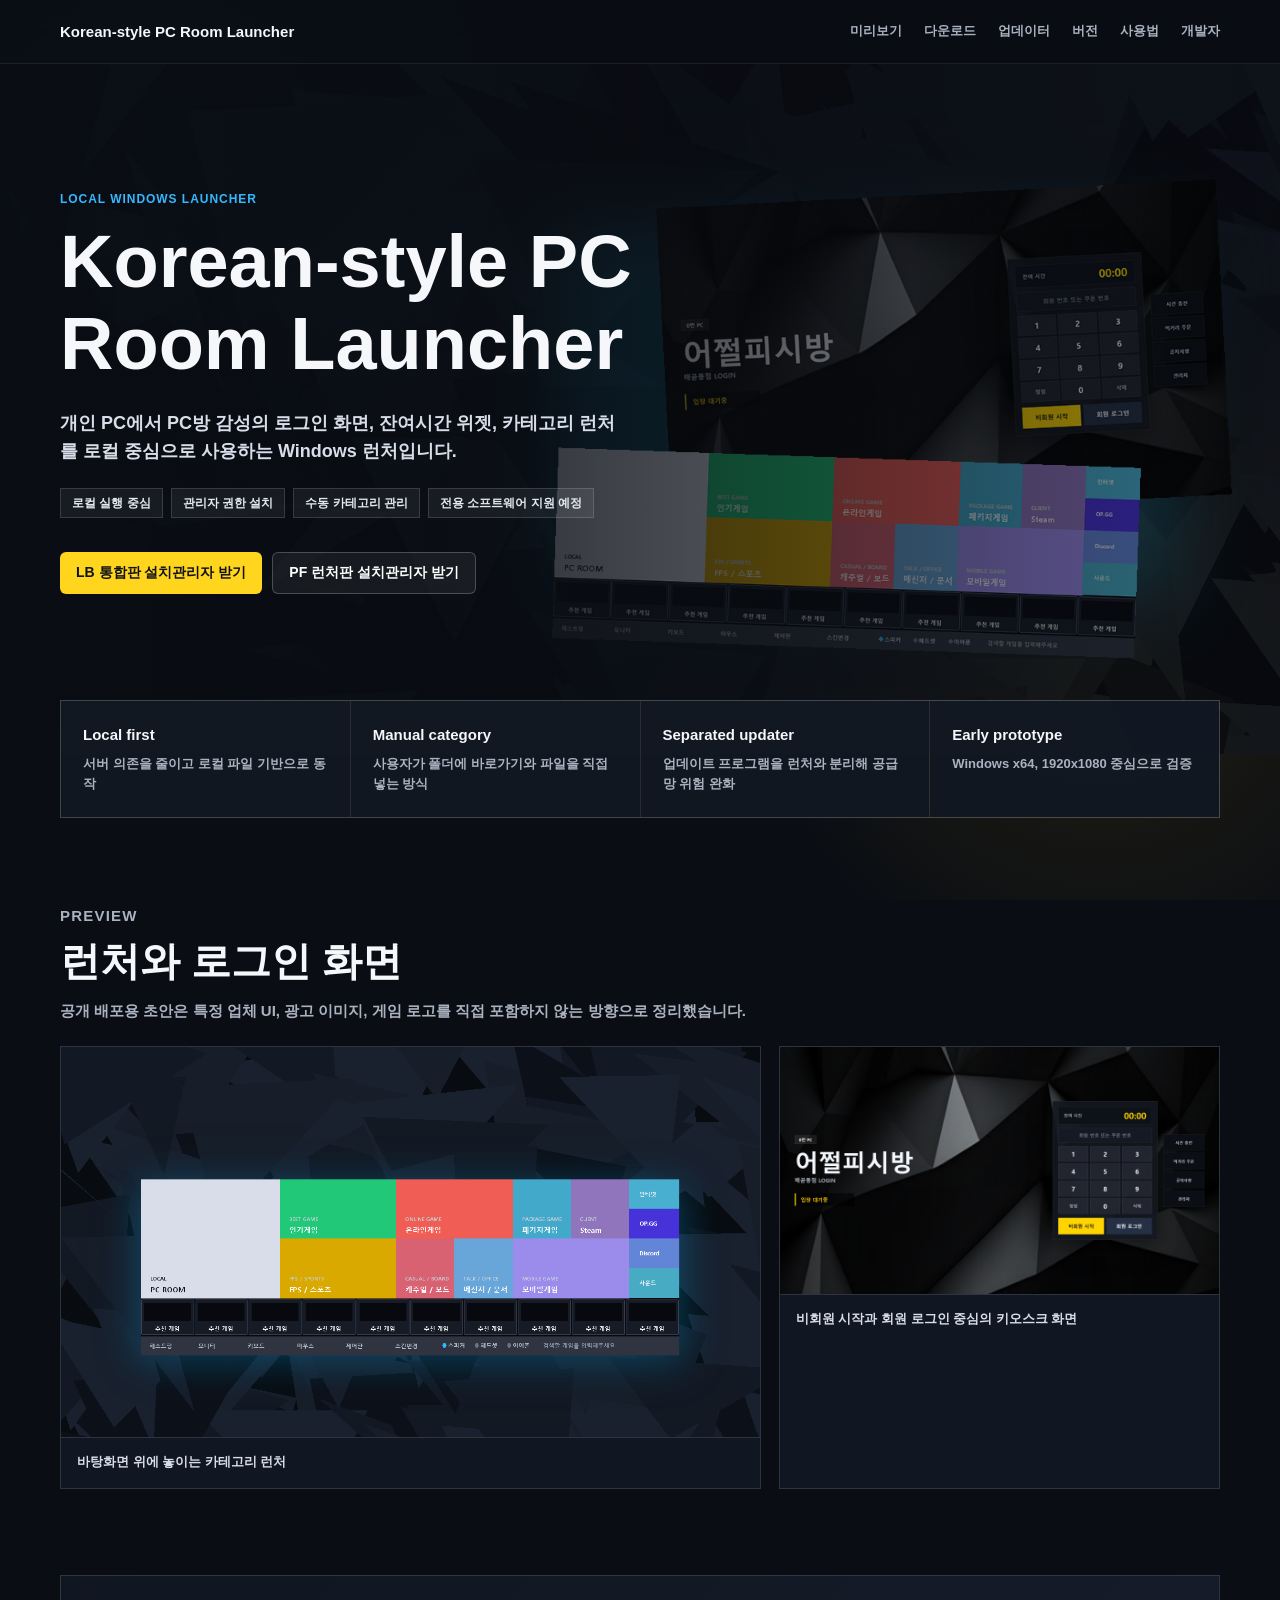
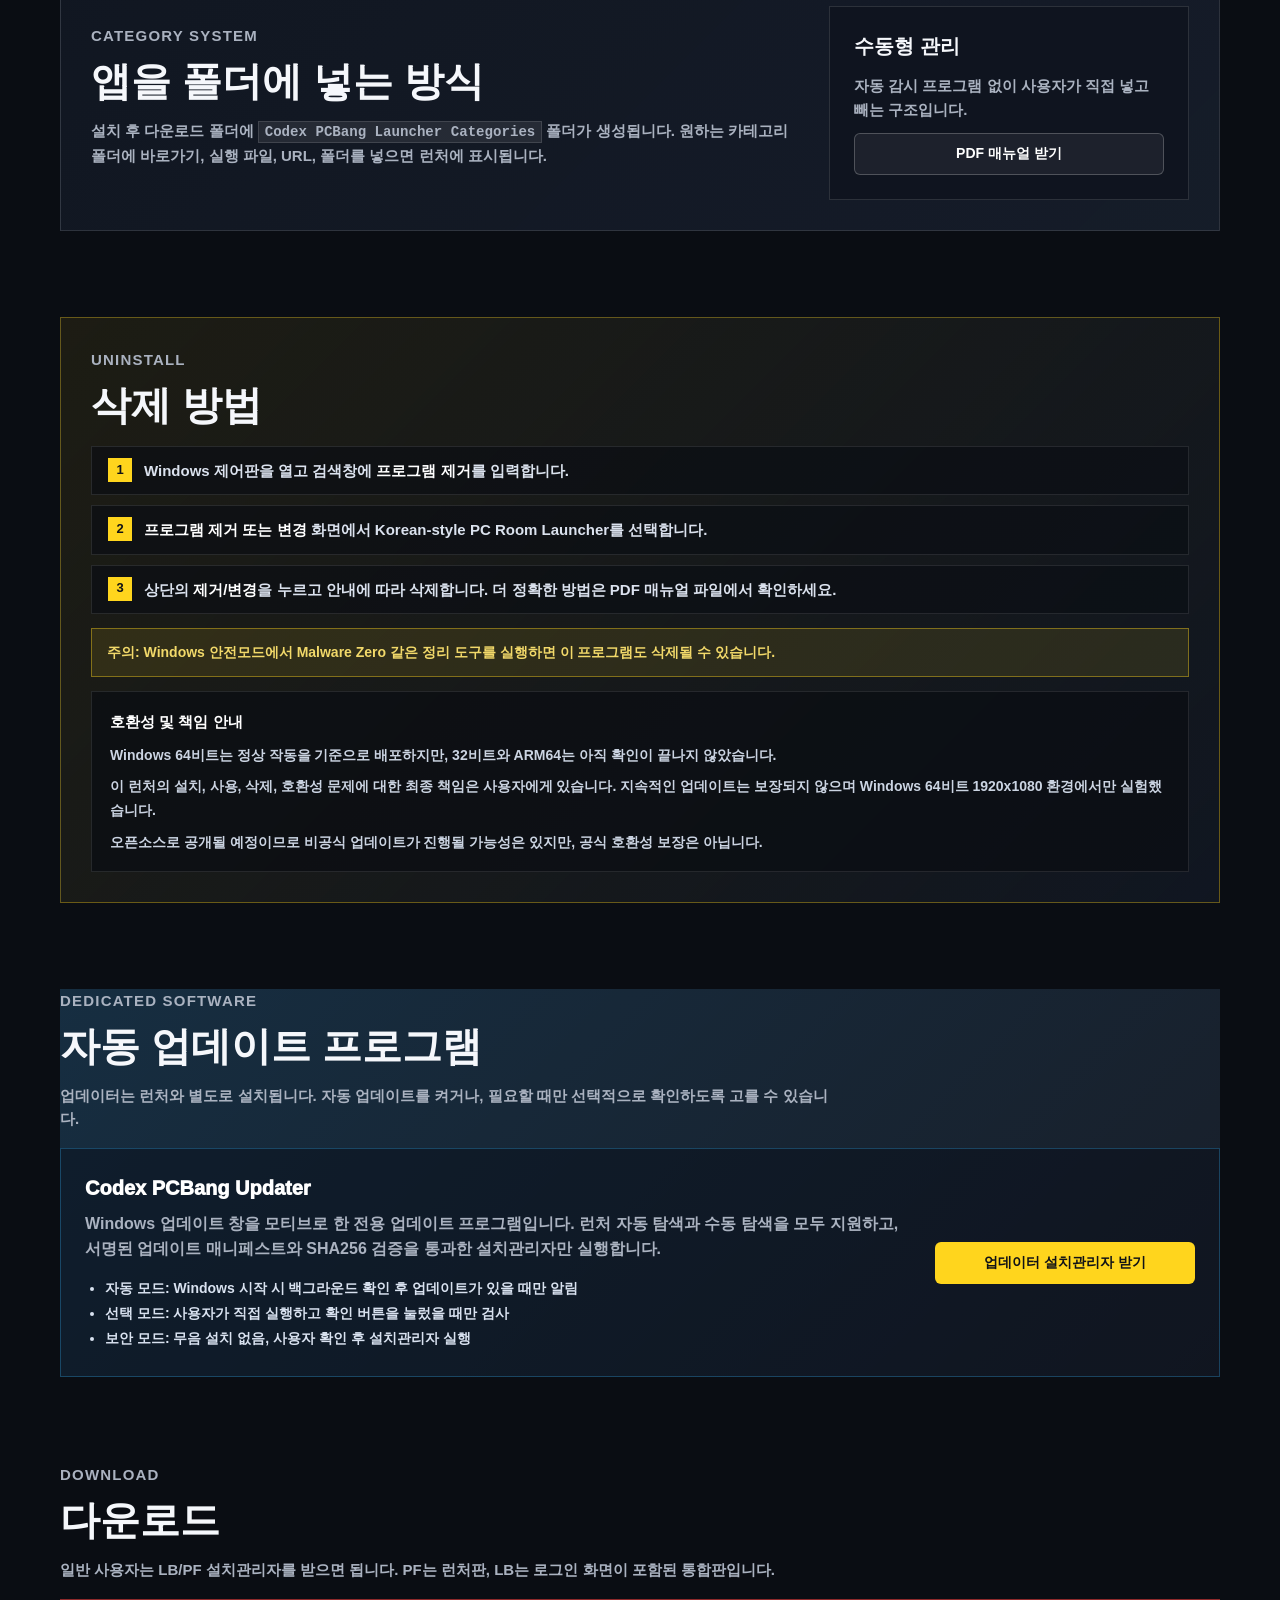
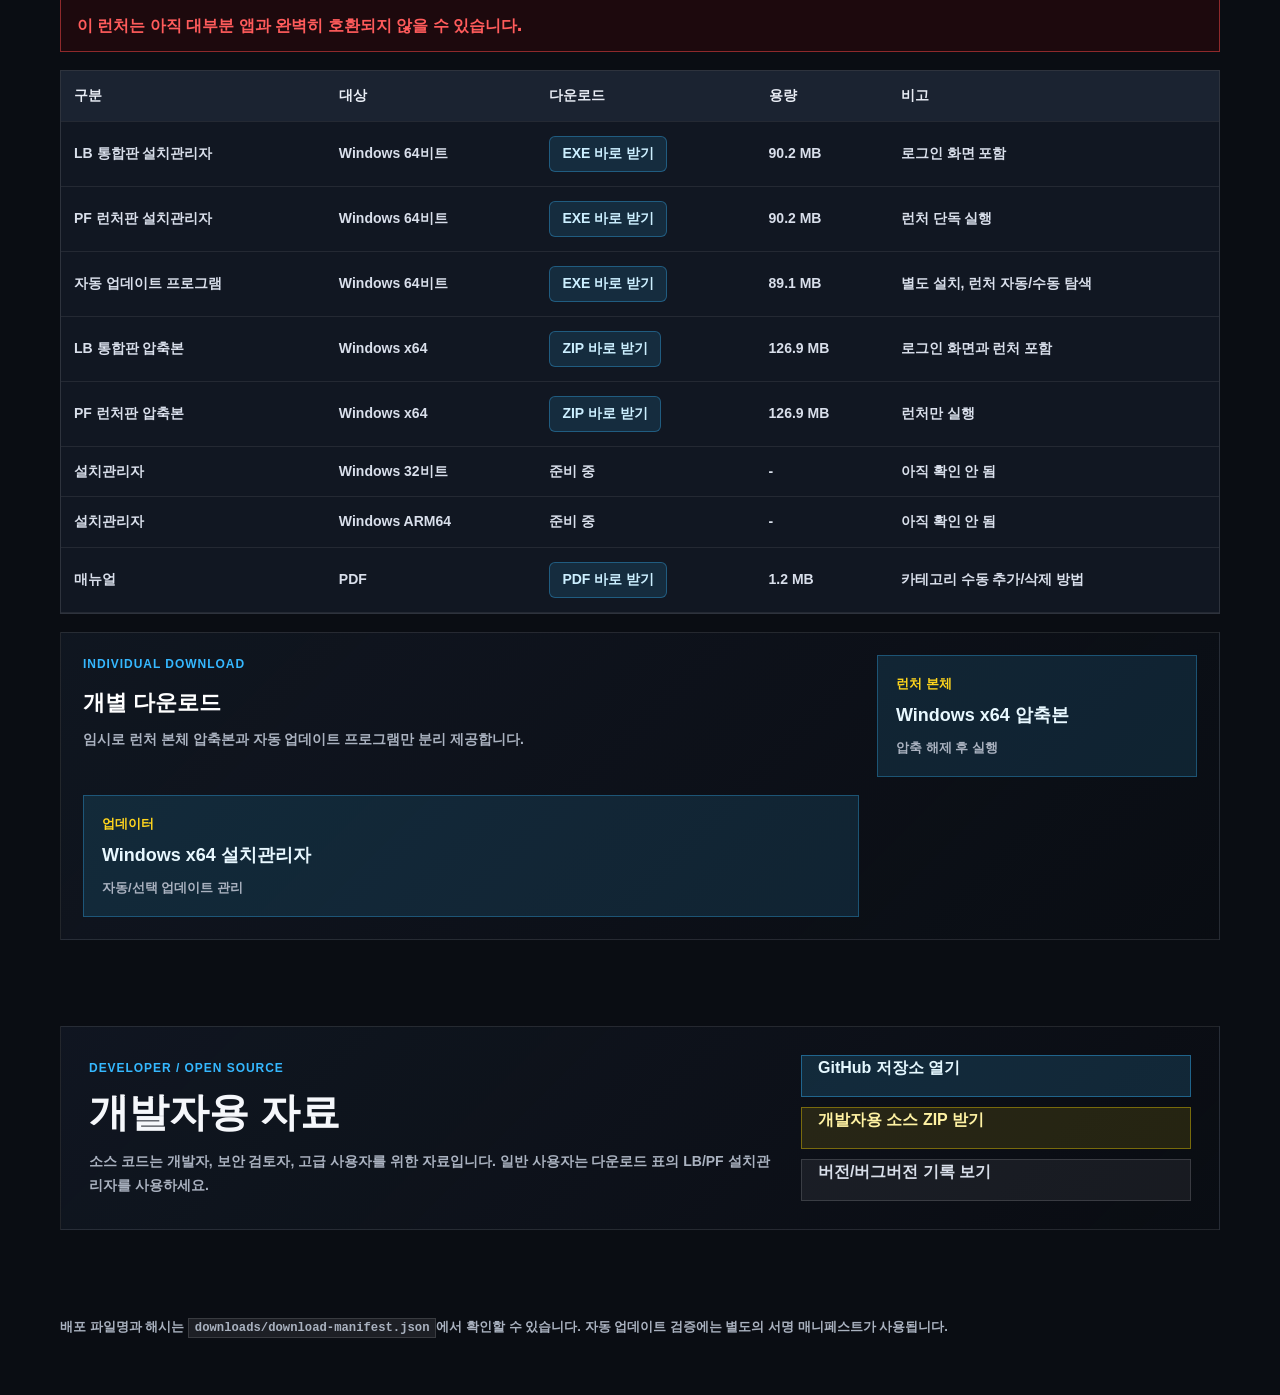
<file: index.html>
﻿<!doctype html>
<html lang="ko">
<head>
  <meta charset="utf-8">
  <meta name="viewport" content="width=device-width, initial-scale=1">
  <title>Korean-style PC Room Launcher</title>
  <meta name="description" content="개인용 로컬 PC방 스타일 Windows 런처 다운로드 페이지">
  <link rel="stylesheet" href="./site.css">
</head>
<body>
  <header class="site-header" aria-label="사이트 상단">
    <a class="brand" href="#top">Korean-style PC Room Launcher</a>
    <nav aria-label="페이지 이동">
      <a href="#preview">미리보기</a>
      <a href="#downloads">다운로드</a>
      <a href="#updater">업데이터</a>
      <a href="./versions.html">버전</a>
      <a href="#manual">사용법</a>
      <a href="#developer">개발자</a>
    </nav>
  </header>

  <main id="top">
    <section class="hero" aria-label="제품 소개">
      <div class="hero-copy">
        <p class="eyebrow">Local Windows Launcher</p>
        <h1>Korean-style PC Room Launcher</h1>
        <p class="lead">개인 PC에서 PC방 감성의 로그인 화면, 잔여시간 위젯, 카테고리 런처를 로컬 중심으로 사용하는 Windows 런처입니다.</p>
        <div class="hero-badges" aria-label="제품 상태">
          <span>로컬 실행 중심</span>
          <span>관리자 권한 설치</span>
          <span>수동 카테고리 관리</span>
          <span>전용 소프트웨어 지원 예정</span>
        </div>
        <div class="hero-actions">
          <a class="primary-action" download href="https://github.com/skqkwjsjsywhbd77282-arch/korean-style-pc-room-launcher/releases/download/v0.1.5/Codex-PCBang-Launcher-Setup-LB2026062715-v0.1.5-win-x64.exe">LB 통합판 설치관리자 받기</a>
          <a class="secondary-action" download href="https://github.com/skqkwjsjsywhbd77282-arch/korean-style-pc-room-launcher/releases/download/v0.1.5/Codex-PCBang-Launcher-Setup-PF2026062715-v0.1.5-win-x64.exe">PF 런처판 설치관리자 받기</a>
        </div>
      </div>
    </section>

    <section class="trust-strip" aria-label="요약 정보">
      <div>
        <strong>Local first</strong>
        <span>서버 의존을 줄이고 로컬 파일 기반으로 동작</span>
      </div>
      <div>
        <strong>Manual category</strong>
        <span>사용자가 폴더에 바로가기와 파일을 직접 넣는 방식</span>
      </div>
      <div>
        <strong>Separated updater</strong>
        <span>업데이트 프로그램을 런처와 분리해 공급망 위험 완화</span>
      </div>
      <div>
        <strong>Early prototype</strong>
        <span>Windows x64, 1920x1080 중심으로 검증</span>
      </div>
    </section>

    <section class="section" id="preview">
      <div class="section-head">
        <p class="eyebrow">Preview</p>
        <h2>런처와 로그인 화면</h2>
        <p>공개 배포용 초안은 특정 업체 UI, 광고 이미지, 게임 로고를 직접 포함하지 않는 방향으로 정리했습니다.</p>
      </div>
      <div class="preview-grid">
        <figure>
          <img src="./assets/launcher-preview.png" alt="PC방 스타일 런처 화면 미리보기">
          <figcaption>바탕화면 위에 놓이는 카테고리 런처</figcaption>
        </figure>
        <figure>
          <img src="./assets/login-preview.png" alt="PC방 스타일 로그인 화면 미리보기">
          <figcaption>비회원 시작과 회원 로그인 중심의 키오스크 화면</figcaption>
        </figure>
      </div>
    </section>

    <section class="section split" id="manual">
      <div>
        <p class="eyebrow">Category system</p>
        <h2>앱을 폴더에 넣는 방식</h2>
        <p>설치 후 다운로드 폴더에 <code>Codex PCBang Launcher Categories</code> 폴더가 생성됩니다. 원하는 카테고리 폴더에 바로가기, 실행 파일, URL, 폴더를 넣으면 런처에 표시됩니다.</p>
      </div>
      <div class="manual-panel">
        <strong>수동형 관리</strong>
        <p>자동 감시 프로그램 없이 사용자가 직접 넣고 빼는 구조입니다.</p>
        <a download href="./Launcher-Manual-KO.pdf">PDF 매뉴얼 받기</a>
      </div>
    </section>

    <section class="section uninstall-note" id="uninstall">
      <div class="section-head compact">
        <p class="eyebrow">Uninstall</p>
        <h2>삭제 방법</h2>
      </div>
      <ol>
        <li>Windows 제어판을 열고 검색창에 <strong>프로그램 제거</strong>를 입력합니다.</li>
        <li><strong>프로그램 제거 또는 변경</strong> 화면에서 Korean-style PC Room Launcher를 선택합니다.</li>
        <li>상단의 <strong>제거/변경</strong>을 누르고 안내에 따라 삭제합니다. 더 정확한 방법은 PDF 매뉴얼 파일에서 확인하세요.</li>
      </ol>
      <p class="uninstall-warning">주의: Windows 안전모드에서 Malware Zero 같은 정리 도구를 실행하면 이 프로그램도 삭제될 수 있습니다.</p>
      <div class="compatibility-note">
        <strong>호환성 및 책임 안내</strong>
        <p>Windows 64비트는 정상 작동을 기준으로 배포하지만, 32비트와 ARM64는 아직 확인이 끝나지 않았습니다.</p>
        <p>이 런처의 설치, 사용, 삭제, 호환성 문제에 대한 최종 책임은 사용자에게 있습니다. 지속적인 업데이트는 보장되지 않으며 Windows 64비트 1920x1080 환경에서만 실험했습니다.</p>
        <p>오픈소스로 공개될 예정이므로 비공식 업데이트가 진행될 가능성은 있지만, 공식 호환성 보장은 아닙니다.</p>
      </div>
    </section>

    <section class="section updater-section" id="updater">
      <div class="section-head compact">
        <p class="eyebrow">Dedicated software</p>
        <h2>자동 업데이트 프로그램</h2>
        <p>업데이터는 런처와 별도로 설치됩니다. 자동 업데이트를 켜거나, 필요할 때만 선택적으로 확인하도록 고를 수 있습니다.</p>
      </div>
      <div class="updater-card">
        <div>
          <strong>Codex PCBang Updater</strong>
          <p>Windows 업데이트 창을 모티브로 한 전용 업데이트 프로그램입니다. 런처 자동 탐색과 수동 탐색을 모두 지원하고, 서명된 업데이트 매니페스트와 SHA256 검증을 통과한 설치관리자만 실행합니다.</p>
          <ul>
            <li>자동 모드: Windows 시작 시 백그라운드 확인 후 업데이트가 있을 때만 알림</li>
            <li>선택 모드: 사용자가 직접 실행하고 확인 버튼을 눌렀을 때만 검사</li>
            <li>보안 모드: 무음 설치 없음, 사용자 확인 후 설치관리자 실행</li>
          </ul>
        </div>
        <a class="primary-action" download href="https://github.com/skqkwjsjsywhbd77282-arch/korean-style-pc-room-launcher/releases/download/v0.1.5/Codex-PCBang-Updater-Setup-UP2026062715-v0.1.5-win-x64.exe">업데이터 설치관리자 받기</a>
      </div>
    </section>

    <section class="section" id="downloads">
      <div class="section-head compact">
        <p class="eyebrow">Download</p>
        <h2>다운로드</h2>
        <p>일반 사용자는 LB/PF 설치관리자를 받으면 됩니다. PF는 런처판, LB는 로그인 화면이 포함된 통합판입니다.</p>
      </div>
      <p class="compatibility-alert">이 런처는 아직 대부분 앱과 완벽히 호환되지 않을 수 있습니다.</p>
      <div class="table-wrap">
        <table>
          <thead>
            <tr>
              <th>구분</th>
              <th>대상</th>
              <th>다운로드</th>
              <th>용량</th>
              <th>비고</th>
            </tr>
          </thead>
          <tbody>
            <tr>
              <td>LB 통합판 설치관리자</td>
              <td>Windows 64비트</td>
              <td><a download href="https://github.com/skqkwjsjsywhbd77282-arch/korean-style-pc-room-launcher/releases/download/v0.1.5/Codex-PCBang-Launcher-Setup-LB2026062715-v0.1.5-win-x64.exe">EXE 바로 받기</a></td>
              <td>90.2 MB</td>
              <td>로그인 화면 포함</td>
            </tr>
            <tr>
              <td>PF 런처판 설치관리자</td>
              <td>Windows 64비트</td>
              <td><a download href="https://github.com/skqkwjsjsywhbd77282-arch/korean-style-pc-room-launcher/releases/download/v0.1.5/Codex-PCBang-Launcher-Setup-PF2026062715-v0.1.5-win-x64.exe">EXE 바로 받기</a></td>
              <td>90.2 MB</td>
              <td>런처 단독 실행</td>
            </tr>
            <tr>
              <td>자동 업데이트 프로그램</td>
              <td>Windows 64비트</td>
              <td><a download href="https://github.com/skqkwjsjsywhbd77282-arch/korean-style-pc-room-launcher/releases/download/v0.1.5/Codex-PCBang-Updater-Setup-UP2026062715-v0.1.5-win-x64.exe">EXE 바로 받기</a></td>
              <td>89.1 MB</td>
              <td>별도 설치, 런처 자동/수동 탐색</td>
            </tr>
            <tr>
              <td>LB 통합판 압축본</td>
              <td>Windows x64</td>
              <td><a download href="https://github.com/skqkwjsjsywhbd77282-arch/korean-style-pc-room-launcher/releases/download/v0.1.5/Codex-PCBang-Launcher-LB2026062715-v0.1.5-win-x64.zip">ZIP 바로 받기</a></td>
              <td>126.9 MB</td>
              <td>로그인 화면과 런처 포함</td>
            </tr>
            <tr>
              <td>PF 런처판 압축본</td>
              <td>Windows x64</td>
              <td><a download href="https://github.com/skqkwjsjsywhbd77282-arch/korean-style-pc-room-launcher/releases/download/v0.1.5/Codex-PCBang-Launcher-PF2026062715-v0.1.5-win-x64.zip">ZIP 바로 받기</a></td>
              <td>126.9 MB</td>
              <td>런처만 실행</td>
            </tr>
            <tr>
              <td>설치관리자</td>
              <td>Windows 32비트</td>
              <td>준비 중</td>
              <td>-</td>
              <td>아직 확인 안 됨</td>
            </tr>
            <tr>
              <td>설치관리자</td>
              <td>Windows ARM64</td>
              <td>준비 중</td>
              <td>-</td>
              <td>아직 확인 안 됨</td>
            </tr>
            <tr>
              <td>매뉴얼</td>
              <td>PDF</td>
              <td><a download="Launcher-Manual-KO.pdf" type="application/pdf" href="./Launcher-Manual-KO.pdf">PDF 바로 받기</a></td>
              <td>1.2 MB</td>
              <td>카테고리 수동 추가/삭제 방법</td>
            </tr>
          </tbody>
        </table>
      </div>
      <div class="individual-downloads">
        <div>
          <p class="eyebrow">Individual Download</p>
          <h3>개별 다운로드</h3>
          <p>임시로 런처 본체 압축본과 자동 업데이트 프로그램만 분리 제공합니다.</p>
        </div>
        <a class="download-card" download href="https://github.com/skqkwjsjsywhbd77282-arch/korean-style-pc-room-launcher/releases/download/v0.1.5/Codex-PCBang-Launcher-PF2026062715-v0.1.5-win-x64.zip">
          <span>런처 본체</span>
          <strong>Windows x64 압축본</strong>
          <em>압축 해제 후 실행</em>
        </a>
        <a class="download-card" download href="https://github.com/skqkwjsjsywhbd77282-arch/korean-style-pc-room-launcher/releases/download/v0.1.5/Codex-PCBang-Updater-Setup-UP2026062715-v0.1.5-win-x64.exe">
          <span>업데이터</span>
          <strong>Windows x64 설치관리자</strong>
          <em>자동/선택 업데이트 관리</em>
        </a>
      </div>
    </section>

    <section class="section developer-note" id="developer">
      <div>
        <p class="eyebrow">Developer / Open Source</p>
        <h2>개발자용 자료</h2>
        <p>소스 코드는 개발자, 보안 검토자, 고급 사용자를 위한 자료입니다. 일반 사용자는 다운로드 표의 LB/PF 설치관리자를 사용하세요.</p>
      </div>
      <div class="developer-actions">
        <a class="opensource-link" href="https://github.com/skqkwjsjsywhbd77282-arch/korean-style-pc-room-launcher" target="_blank" rel="noopener">GitHub 저장소 열기</a>
        <a class="opensource-link secondary" download href="https://github.com/skqkwjsjsywhbd77282-arch/korean-style-pc-room-launcher/releases/download/v0.1.5/Codex-PCBang-Launcher-Installer-OpenSource-2026062715.zip">개발자용 소스 ZIP 받기</a>
        <a class="opensource-link ghost" href="./versions.html">버전/버그버전 기록 보기</a>
      </div>
    </section>
  </main>

  <footer class="site-footer">
    <p>배포 파일명과 해시는 <code>downloads/download-manifest.json</code>에서 확인할 수 있습니다. 자동 업데이트 검증에는 별도의 서명 매니페스트가 사용됩니다.</p>
  </footer>
</body>
</html>
</file>
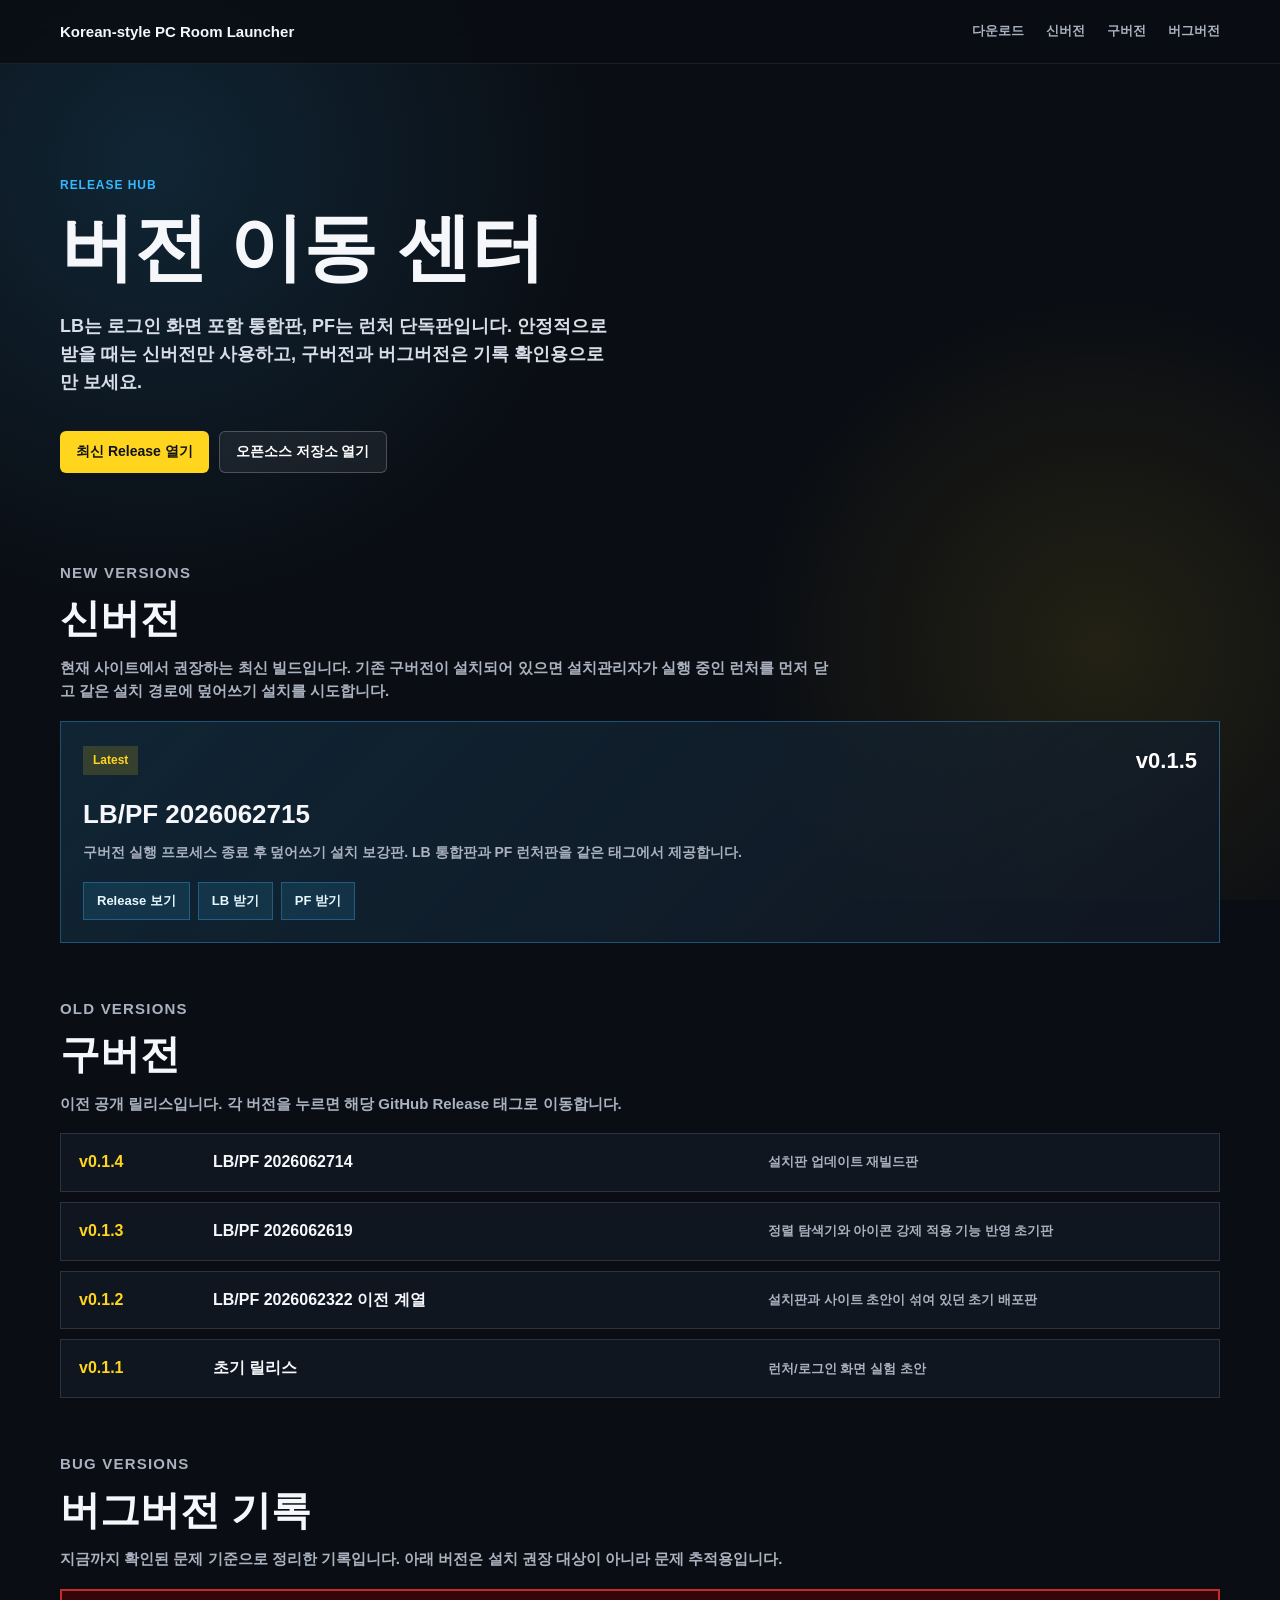
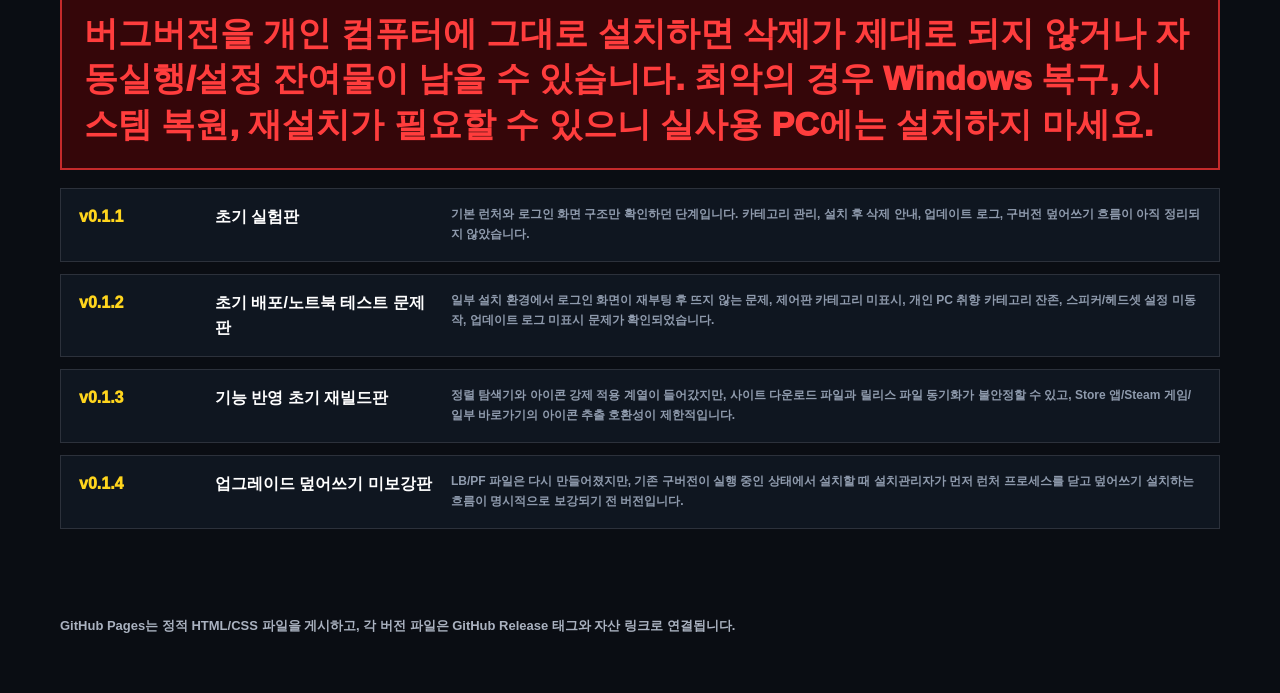
<file: versions.html>
﻿<!doctype html>
<html lang="ko">
<head>
  <meta charset="utf-8">
  <meta name="viewport" content="width=device-width, initial-scale=1">
  <title>Korean-style PC Room Launcher Versions</title>
  <meta name="description" content="Korean-style PC Room Launcher 버전 목록과 릴리스 이동 페이지">
  <link rel="stylesheet" href="./site.css">
</head>
<body>
  <header class="site-header" aria-label="사이트 상단">
    <a class="brand" href="./index.html">Korean-style PC Room Launcher</a>
    <nav aria-label="페이지 이동">
      <a href="./index.html#downloads">다운로드</a>
      <a href="#new">신버전</a>
      <a href="#old">구버전</a>
      <a href="#bugs">버그버전</a>
    </nav>
  </header>

  <main>
    <section class="version-hero">
      <p class="eyebrow">Release Hub</p>
      <h1>버전 이동 센터</h1>
      <p class="lead">LB는 로그인 화면 포함 통합판, PF는 런처 단독판입니다. 안정적으로 받을 때는 신버전만 사용하고, 구버전과 버그버전은 기록 확인용으로만 보세요.</p>
      <div class="hero-actions">
        <a class="primary-action" href="https://github.com/skqkwjsjsywhbd77282-arch/korean-style-pc-room-launcher/releases/latest" target="_blank" rel="noopener">최신 Release 열기</a>
        <a class="secondary-action" href="https://github.com/skqkwjsjsywhbd77282-arch/korean-style-pc-room-launcher" target="_blank" rel="noopener">오픈소스 저장소 열기</a>
      </div>
    </section>

    <section class="section version-section" id="new">
      <div class="section-head compact">
        <p class="eyebrow">New Versions</p>
        <h2>신버전</h2>
        <p>현재 사이트에서 권장하는 최신 빌드입니다. 기존 구버전이 설치되어 있으면 설치관리자가 실행 중인 런처를 먼저 닫고 같은 설치 경로에 덮어쓰기 설치를 시도합니다.</p>
      </div>
      <div class="version-grid">
        <article class="version-card stable">
          <div class="version-topline">
            <span>Latest</span>
            <strong>v0.1.5</strong>
          </div>
          <h3>LB/PF 2026062715</h3>
          <p>구버전 실행 프로세스 종료 후 덮어쓰기 설치 보강판. LB 통합판과 PF 런처판을 같은 태그에서 제공합니다.</p>
          <div class="version-actions">
            <a href="https://github.com/skqkwjsjsywhbd77282-arch/korean-style-pc-room-launcher/releases/tag/v0.1.5" target="_blank" rel="noopener">Release 보기</a>
            <a href="https://github.com/skqkwjsjsywhbd77282-arch/korean-style-pc-room-launcher/releases/download/v0.1.5/Codex-PCBang-Launcher-Setup-LB2026062715-v0.1.5-win-x64.exe">LB 받기</a>
            <a href="https://github.com/skqkwjsjsywhbd77282-arch/korean-style-pc-room-launcher/releases/download/v0.1.5/Codex-PCBang-Launcher-Setup-PF2026062715-v0.1.5-win-x64.exe">PF 받기</a>
          </div>
        </article>
      </div>
    </section>

    <section class="section version-section" id="old">
      <div class="section-head compact">
        <p class="eyebrow">Old Versions</p>
        <h2>구버전</h2>
        <p>이전 공개 릴리스입니다. 각 버전을 누르면 해당 GitHub Release 태그로 이동합니다.</p>
      </div>
      <div class="version-list">
        <a class="version-row" href="https://github.com/skqkwjsjsywhbd77282-arch/korean-style-pc-room-launcher/releases/tag/v0.1.4" target="_blank" rel="noopener">
          <span>v0.1.4</span>
          <strong>LB/PF 2026062714</strong>
          <em>설치판 업데이트 재빌드판</em>
        </a>
        <a class="version-row" href="https://github.com/skqkwjsjsywhbd77282-arch/korean-style-pc-room-launcher/releases/tag/v0.1.3" target="_blank" rel="noopener">
          <span>v0.1.3</span>
          <strong>LB/PF 2026062619</strong>
          <em>정렬 탐색기와 아이콘 강제 적용 기능 반영 초기판</em>
        </a>
        <a class="version-row" href="https://github.com/skqkwjsjsywhbd77282-arch/korean-style-pc-room-launcher/releases/tag/v0.1.2" target="_blank" rel="noopener">
          <span>v0.1.2</span>
          <strong>LB/PF 2026062322 이전 계열</strong>
          <em>설치판과 사이트 초안이 섞여 있던 초기 배포판</em>
        </a>
        <a class="version-row" href="https://github.com/skqkwjsjsywhbd77282-arch/korean-style-pc-room-launcher/releases/tag/v0.1.1" target="_blank" rel="noopener">
          <span>v0.1.1</span>
          <strong>초기 릴리스</strong>
          <em>런처/로그인 화면 실험 초안</em>
        </a>
      </div>
    </section>

    <section class="section version-section" id="bugs">
      <div class="section-head compact">
        <p class="eyebrow">Bug Versions</p>
        <h2>버그버전 기록</h2>
        <p>지금까지 확인된 문제 기준으로 정리한 기록입니다. 아래 버전은 설치 권장 대상이 아니라 문제 추적용입니다.</p>
      </div>
      <div class="bug-danger">
        <strong>버그버전을 개인 컴퓨터에 그대로 설치하면 삭제가 제대로 되지 않거나 자동실행/설정 잔여물이 남을 수 있습니다. 최악의 경우 Windows 복구, 시스템 복원, 재설치가 필요할 수 있으니 실사용 PC에는 설치하지 마세요.</strong>
      </div>
      <div class="bug-list">
        <article class="bug-card">
          <a href="https://github.com/skqkwjsjsywhbd77282-arch/korean-style-pc-room-launcher/releases/tag/v0.1.1" target="_blank" rel="noopener">v0.1.1</a>
          <strong>초기 실험판</strong>
          <small>기본 런처와 로그인 화면 구조만 확인하던 단계입니다. 카테고리 관리, 설치 후 삭제 안내, 업데이트 로그, 구버전 덮어쓰기 흐름이 아직 정리되지 않았습니다.</small>
        </article>
        <article class="bug-card">
          <a href="https://github.com/skqkwjsjsywhbd77282-arch/korean-style-pc-room-launcher/releases/tag/v0.1.2" target="_blank" rel="noopener">v0.1.2</a>
          <strong>초기 배포/노트북 테스트 문제판</strong>
          <small>일부 설치 환경에서 로그인 화면이 재부팅 후 뜨지 않는 문제, 제어판 카테고리 미표시, 개인 PC 취향 카테고리 잔존, 스피커/헤드셋 설정 미동작, 업데이트 로그 미표시 문제가 확인되었습니다.</small>
        </article>
        <article class="bug-card">
          <a href="https://github.com/skqkwjsjsywhbd77282-arch/korean-style-pc-room-launcher/releases/tag/v0.1.3" target="_blank" rel="noopener">v0.1.3</a>
          <strong>기능 반영 초기 재빌드판</strong>
          <small>정렬 탐색기와 아이콘 강제 적용 계열이 들어갔지만, 사이트 다운로드 파일과 릴리스 파일 동기화가 불안정할 수 있고, Store 앱/Steam 게임/일부 바로가기의 아이콘 추출 호환성이 제한적입니다.</small>
        </article>
        <article class="bug-card">
          <a href="https://github.com/skqkwjsjsywhbd77282-arch/korean-style-pc-room-launcher/releases/tag/v0.1.4" target="_blank" rel="noopener">v0.1.4</a>
          <strong>업그레이드 덮어쓰기 미보강판</strong>
          <small>LB/PF 파일은 다시 만들어졌지만, 기존 구버전이 실행 중인 상태에서 설치할 때 설치관리자가 먼저 런처 프로세스를 닫고 덮어쓰기 설치하는 흐름이 명시적으로 보강되기 전 버전입니다.</small>
        </article>
      </div>
    </section>
  </main>

  <footer class="site-footer">
    <p>GitHub Pages는 정적 HTML/CSS 파일을 게시하고, 각 버전 파일은 GitHub Release 태그와 자산 링크로 연결됩니다.</p>
  </footer>
</body>
</html>
</file>
<file: site.css>
:root {
  --bg: #0a0d13;
  --surface: #111722;
  --surface-2: #171e2b;
  --line: rgba(255, 255, 255, 0.12);
  --text: #f5f7fb;
  --muted: #aab2c0;
  --blue: #35b8ff;
  --yellow: #ffd51d;
  --white: #ffffff;
}

* {
  box-sizing: border-box;
}

html {
  scroll-behavior: smooth;
}

body {
  margin: 0;
  background: var(--bg);
  color: var(--text);
  font-family: "Malgun Gothic", "Segoe UI", Arial, sans-serif;
  line-height: 1.55;
  letter-spacing: 0;
}

body::before {
  content: "";
  position: fixed;
  inset: 0;
  z-index: -1;
  background:
    radial-gradient(circle at 12% 18%, rgba(53, 184, 255, 0.14), transparent 34%),
    radial-gradient(circle at 86% 72%, rgba(255, 213, 29, 0.1), transparent 28%),
    #0a0d13;
}

a {
  color: inherit;
  text-decoration: none;
}

code {
  padding: 2px 6px;
  background: rgba(255, 255, 255, 0.08);
  border: 1px solid var(--line);
  font-family: Consolas, "Courier New", monospace;
  font-size: 0.94em;
}

.site-header {
  position: sticky;
  top: 0;
  z-index: 10;
  width: 100%;
  height: 64px;
  display: flex;
  align-items: center;
  justify-content: space-between;
  padding: 0 max(24px, calc((100vw - 1160px) / 2));
  background: rgba(10, 13, 19, 0.86);
  border-bottom: 1px solid rgba(255, 255, 255, 0.08);
  backdrop-filter: blur(18px);
}

.brand {
  font-size: 15px;
  font-weight: 900;
}

nav {
  display: flex;
  gap: 22px;
}

nav a {
  color: var(--muted);
  font-size: 13px;
  font-weight: 800;
}

nav a:hover {
  color: var(--white);
}

.hero {
  min-height: 690px;
  display: flex;
  align-items: center;
  padding: 86px max(24px, calc((100vw - 1160px) / 2)) 120px;
  background:
    linear-gradient(90deg, rgba(10, 13, 19, 0.92) 0%, rgba(10, 13, 19, 0.72) 42%, rgba(10, 13, 19, 0.18) 100%),
    url("./assets/hero-product.png") center / cover no-repeat;
}

.hero-copy {
  width: min(590px, 100%);
}

.eyebrow {
  margin: 0 0 12px;
  color: var(--blue);
  font-size: 12px;
  font-weight: 900;
  letter-spacing: 0.08em;
  text-transform: uppercase;
}

h1,
h2 {
  margin: 0;
  line-height: 1.12;
  letter-spacing: 0;
}

h1 {
  max-width: 620px;
  font-size: clamp(42px, 6vw, 74px);
  font-weight: 900;
}

h2 {
  font-size: clamp(26px, 3.2vw, 40px);
  font-weight: 900;
}

.lead {
  max-width: 560px;
  margin: 24px 0 0;
  color: #d8dee9;
  font-size: 18px;
  font-weight: 700;
}

.hero-badges {
  display: flex;
  flex-wrap: wrap;
  gap: 8px;
  margin-top: 22px;
}

.hero-badges span {
  min-height: 30px;
  display: inline-flex;
  align-items: center;
  padding: 0 11px;
  border: 1px solid rgba(255, 255, 255, 0.14);
  background: rgba(255, 255, 255, 0.06);
  color: #e4eaf4;
  font-size: 12px;
  font-weight: 900;
}

.hero-actions {
  display: flex;
  flex-wrap: wrap;
  gap: 10px;
  margin-top: 34px;
}

.primary-action,
.secondary-action,
.manual-panel a,
td a {
  display: inline-flex;
  align-items: center;
  justify-content: center;
  min-height: 42px;
  padding: 0 16px;
  border-radius: 6px;
  font-size: 14px;
  font-weight: 900;
}

.primary-action {
  background: var(--yellow);
  color: #101217;
}

.secondary-action,
.manual-panel a {
  border: 1px solid rgba(255, 255, 255, 0.22);
  background: rgba(255, 255, 255, 0.06);
  color: var(--white);
}

.trust-strip {
  display: grid;
  grid-template-columns: repeat(4, minmax(0, 1fr));
  gap: 1px;
  width: min(1160px, calc(100% - 48px));
  margin: -54px auto 0;
  overflow: hidden;
  border: 1px solid var(--line);
  background: var(--line);
}

.trust-strip div {
  min-height: 108px;
  padding: 22px;
  background: rgba(17, 23, 34, 0.96);
}

.trust-strip strong {
  display: block;
  font-size: 15px;
  font-weight: 900;
}

.trust-strip span {
  display: block;
  margin-top: 8px;
  color: var(--muted);
  font-size: 13px;
  font-weight: 700;
}

.section {
  width: min(1160px, calc(100% - 48px));
  margin: 86px auto 0;
}

.section-head {
  max-width: 780px;
  margin-bottom: 24px;
}

.section-head p,
.split p {
  color: var(--muted);
  font-size: 15px;
  font-weight: 700;
}

.section-head.compact {
  margin-bottom: 18px;
}

.preview-grid {
  display: grid;
  grid-template-columns: 1.35fr 0.85fr;
  gap: 18px;
}

figure {
  margin: 0;
  overflow: hidden;
  border: 1px solid var(--line);
  background: var(--surface);
}

figure img {
  display: block;
  width: 100%;
  height: auto;
}

figcaption {
  padding: 14px 16px 16px;
  color: #d8dee9;
  font-size: 13px;
  font-weight: 800;
  border-top: 1px solid var(--line);
}

.split {
  display: grid;
  grid-template-columns: 1fr 360px;
  gap: 28px;
  align-items: center;
  padding: 30px;
  border: 1px solid var(--line);
  background: linear-gradient(135deg, rgba(17, 23, 34, 0.98), rgba(23, 30, 43, 0.92));
}

.manual-panel {
  min-height: 180px;
  display: grid;
  align-content: center;
  gap: 12px;
  padding: 24px;
  background: #0f141f;
  border: 1px solid var(--line);
}

.manual-panel strong {
  font-size: 20px;
  font-weight: 900;
}

.manual-panel p {
  margin: 0;
}

.uninstall-note {
  padding: 30px;
  border: 1px solid rgba(255, 212, 29, 0.34);
  background: linear-gradient(135deg, rgba(255, 212, 29, 0.08), rgba(17, 23, 34, 0.96));
}

.uninstall-note ol {
  display: grid;
  gap: 10px;
  margin: 0;
  padding: 0;
  list-style: none;
}

.uninstall-note li {
  position: relative;
  min-height: 46px;
  padding: 12px 16px 12px 52px;
  background: rgba(10, 13, 19, 0.64);
  border: 1px solid rgba(255, 255, 255, 0.1);
  color: #dbe2ee;
  font-size: 15px;
  font-weight: 800;
}

.uninstall-note li::before {
  content: counter(list-item);
  position: absolute;
  left: 16px;
  top: 11px;
  width: 24px;
  height: 24px;
  display: grid;
  place-items: center;
  background: var(--yellow);
  color: #101217;
  font-size: 13px;
  font-weight: 900;
}

.uninstall-note strong {
  color: var(--white);
}

.uninstall-warning {
  margin: 14px 0 0;
  padding: 13px 15px;
  border: 1px solid rgba(255, 212, 29, 0.4);
  background: rgba(255, 212, 29, 0.1);
  color: #f2d96a;
  font-size: 14px;
  font-weight: 800;
}

.compatibility-note {
  margin-top: 14px;
  padding: 18px 18px 16px;
  border: 1px solid rgba(255, 255, 255, 0.1);
  background: rgba(10, 13, 19, 0.72);
  color: #cbd4e2;
}

.compatibility-note strong {
  display: block;
  margin-bottom: 10px;
  color: var(--white);
  font-size: 15px;
  font-weight: 900;
}

.compatibility-note p {
  margin: 8px 0 0;
  font-size: 14px;
  font-weight: 700;
  line-height: 1.7;
}

.table-wrap {
  overflow: auto;
  border: 1px solid var(--line);
  background: var(--surface);
}

table {
  width: 100%;
  min-width: 860px;
  border-collapse: collapse;
  font-size: 14px;
}

th,
td {
  padding: 14px 13px;
  border-bottom: 1px solid rgba(255, 255, 255, 0.08);
  text-align: left;
  vertical-align: middle;
}

th {
  background: #1b2331;
  color: #e9edf5;
  font-weight: 900;
}

td {
  color: #d9dfeb;
  font-weight: 700;
}

td a {
  min-height: 36px;
  padding: 0 12px;
  background: rgba(53, 184, 255, 0.13);
  border: 1px solid rgba(53, 184, 255, 0.34);
  color: #ccefff;
}

td a:hover,
.primary-action:hover,
.secondary-action:hover,
.opensource-link:hover,
.manual-panel a:hover {
  filter: brightness(1.08);
}

.opensource-actions {
  display: flex;
  flex-wrap: wrap;
  gap: 10px;
  margin: -4px 0 12px;
}

.opensource-link {
  min-height: 42px;
  padding: 0 16px;
  border: 1px solid rgba(53, 184, 255, 0.42);
  background: rgba(53, 184, 255, 0.15);
  color: #e5f8ff;
  font-weight: 900;
}

.opensource-link.secondary {
  border-color: rgba(255, 217, 0, 0.38);
  background: rgba(255, 217, 0, 0.11);
  color: #fff2a3;
}

.opensource-link.ghost {
  border-color: rgba(255, 255, 255, 0.14);
  background: rgba(255, 255, 255, 0.06);
  color: #d8dee9;
}

.compatibility-alert {
  margin: 0 0 18px;
  padding: 14px 16px;
  border: 1px solid rgba(255, 75, 75, 0.5);
  background: rgba(80, 0, 0, 0.28);
  color: #ff5b5b;
  font-size: 16px;
  font-weight: 950;
  line-height: 1.45;
}

.individual-downloads {
  display: grid;
  grid-template-columns: minmax(0, 1fr) 320px;
  gap: 18px;
  align-items: stretch;
  margin-top: 18px;
  padding: 22px;
  border: 1px solid rgba(255, 255, 255, 0.1);
  background: linear-gradient(135deg, rgba(17, 23, 34, 0.92), rgba(10, 13, 19, 0.82));
}

.individual-downloads h3 {
  margin: 4px 0 8px;
  color: var(--white);
  font-size: 22px;
}

.individual-downloads p:not(.eyebrow) {
  margin: 0;
  color: var(--muted);
  font-size: 14px;
  font-weight: 700;
  line-height: 1.7;
}

.download-card {
  display: grid;
  align-content: center;
  gap: 8px;
  min-height: 116px;
  padding: 18px;
  border: 1px solid rgba(53, 184, 255, 0.32);
  background: rgba(53, 184, 255, 0.12);
  color: #e8f8ff;
}

.download-card span {
  color: var(--yellow);
  font-size: 13px;
  font-weight: 900;
}

.download-card strong {
  font-size: 18px;
}

.download-card em {
  color: var(--muted);
  font-size: 13px;
  font-style: normal;
  font-weight: 800;
}

.updater-section {
  border-color: rgba(53, 184, 255, 0.34);
  background:
    linear-gradient(135deg, rgba(53, 184, 255, 0.14), rgba(255, 255, 255, 0.03)),
    var(--surface);
}

.updater-card {
  display: grid;
  grid-template-columns: minmax(0, 1fr) 260px;
  gap: 22px;
  align-items: center;
  padding: 24px;
  border: 1px solid rgba(53, 184, 255, 0.28);
  background: rgba(8, 13, 22, 0.46);
}

.updater-card strong {
  display: block;
  margin-bottom: 8px;
  color: var(--white);
  font-size: 20px;
  font-weight: 950;
}

.updater-card p {
  margin: 0 0 14px;
  color: var(--muted);
  font-weight: 700;
}

.updater-card ul {
  margin: 0;
  padding-left: 20px;
  color: #d9e2f0;
  font-size: 14px;
  font-weight: 800;
  line-height: 1.8;
}

.developer-note {
  display: grid;
  grid-template-columns: minmax(0, 1fr) 390px;
  gap: 24px;
  align-items: center;
  padding: 28px;
  border: 1px solid rgba(255, 255, 255, 0.1);
  background: linear-gradient(135deg, rgba(17, 23, 34, 0.94), rgba(10, 13, 19, 0.84));
}

.developer-note p:not(.eyebrow) {
  margin: 14px 0 0;
  color: var(--muted);
  font-size: 14px;
  font-weight: 800;
  line-height: 1.75;
}

.developer-actions {
  display: grid;
  gap: 10px;
}

.developer-actions a {
  justify-content: center;
}

.version-hero {
  width: min(1160px, calc(100% - 48px));
  margin: 0 auto;
  padding: 112px 0 34px;
}

.version-section {
  margin-top: 54px;
}

.version-grid {
  display: grid;
  grid-template-columns: minmax(0, 1fr);
  gap: 16px;
}

.version-card,
.version-row,
.bug-card {
  border: 1px solid var(--line);
  background: rgba(17, 23, 34, 0.92);
}

.version-card {
  padding: 22px;
}

.version-card.stable {
  border-color: rgba(53, 184, 255, 0.34);
  background: linear-gradient(135deg, rgba(53, 184, 255, 0.14), rgba(17, 23, 34, 0.94));
}

.version-topline {
  display: flex;
  align-items: center;
  justify-content: space-between;
  gap: 16px;
}

.version-topline span {
  min-height: 28px;
  padding: 5px 10px;
  background: rgba(255, 213, 29, 0.16);
  color: var(--yellow);
  font-size: 12px;
  font-weight: 900;
}

.version-topline strong {
  color: var(--white);
  font-size: 22px;
  font-weight: 900;
}

.version-card h3 {
  margin: 16px 0 8px;
  font-size: 26px;
}

.version-card p {
  margin: 0;
  color: var(--muted);
  font-size: 14px;
  font-weight: 800;
}

.version-actions {
  display: flex;
  flex-wrap: wrap;
  gap: 8px;
  margin-top: 18px;
}

.version-actions a,
.version-row {
  min-height: 38px;
  display: inline-flex;
  align-items: center;
}

.version-actions a {
  padding: 0 13px;
  border: 1px solid rgba(53, 184, 255, 0.32);
  background: rgba(53, 184, 255, 0.12);
  color: #e8f8ff;
  font-size: 13px;
  font-weight: 900;
}

.version-list {
  display: grid;
  gap: 10px;
}

.version-row {
  display: grid;
  grid-template-columns: 120px minmax(0, 1fr) minmax(220px, 0.8fr);
  gap: 14px;
  padding: 16px 18px;
}

.version-row span,
.version-row strong {
  font-weight: 900;
}

.version-row span {
  color: var(--yellow);
}

.version-row em {
  color: var(--muted);
  font-size: 13px;
  font-style: normal;
  font-weight: 800;
}

.bug-danger {
  margin: 0 0 18px;
  padding: 20px 22px;
  border: 2px solid rgba(255, 58, 58, 0.72);
  background: rgba(96, 0, 0, 0.5);
  color: #ff3d3d;
}

.bug-danger strong {
  display: block;
  font-size: clamp(22px, 3vw, 34px);
  font-weight: 950;
  line-height: 1.35;
}

.bug-list {
  display: grid;
  gap: 12px;
}

.bug-card {
  display: grid;
  grid-template-columns: 120px 220px minmax(0, 1fr);
  gap: 16px;
  align-items: start;
  padding: 16px 18px;
}

.bug-card a {
  color: var(--yellow);
  font-weight: 950;
}

.bug-card strong {
  color: var(--white);
  font-weight: 900;
}

.bug-card small {
  color: #8f9bad;
  font-size: 12px;
  font-weight: 800;
  line-height: 1.65;
}

.site-footer {
  width: min(1160px, calc(100% - 48px));
  margin: 46px auto 0;
  padding: 28px 0 44px;
  color: var(--muted);
  font-size: 13px;
  font-weight: 700;
}

@media (max-width: 900px) {
  .site-header {
    height: auto;
    min-height: 64px;
    align-items: flex-start;
    flex-direction: column;
    gap: 8px;
    padding-top: 13px;
    padding-bottom: 13px;
  }

  nav {
    gap: 14px;
  }

  .hero {
    min-height: 650px;
    align-items: flex-start;
    padding-top: 76px;
    background:
      linear-gradient(180deg, rgba(10, 13, 19, 0.95) 0%, rgba(10, 13, 19, 0.76) 58%, rgba(10, 13, 19, 0.32) 100%),
      url("./assets/hero-product.png") center bottom / cover no-repeat;
  }

  .trust-strip {
    grid-template-columns: 1fr 1fr;
  }

  .preview-grid,
  .split {
    grid-template-columns: 1fr;
  }

  .individual-downloads {
    grid-template-columns: 1fr;
  }

  .updater-card {
    grid-template-columns: 1fr;
  }

  .developer-note {
    grid-template-columns: 1fr;
  }

  .version-row,
  .bug-card {
    grid-template-columns: 1fr;
  }
}

@media (max-width: 600px) {
  .hero,
  .site-header {
    padding-left: 18px;
    padding-right: 18px;
  }

  .section,
  .trust-strip,
  .site-footer {
    width: calc(100% - 28px);
  }

  .trust-strip {
    grid-template-columns: 1fr;
  }

  .hero-actions a {
    width: 100%;
  }

  .split {
    padding: 20px;
  }
}
</file>
